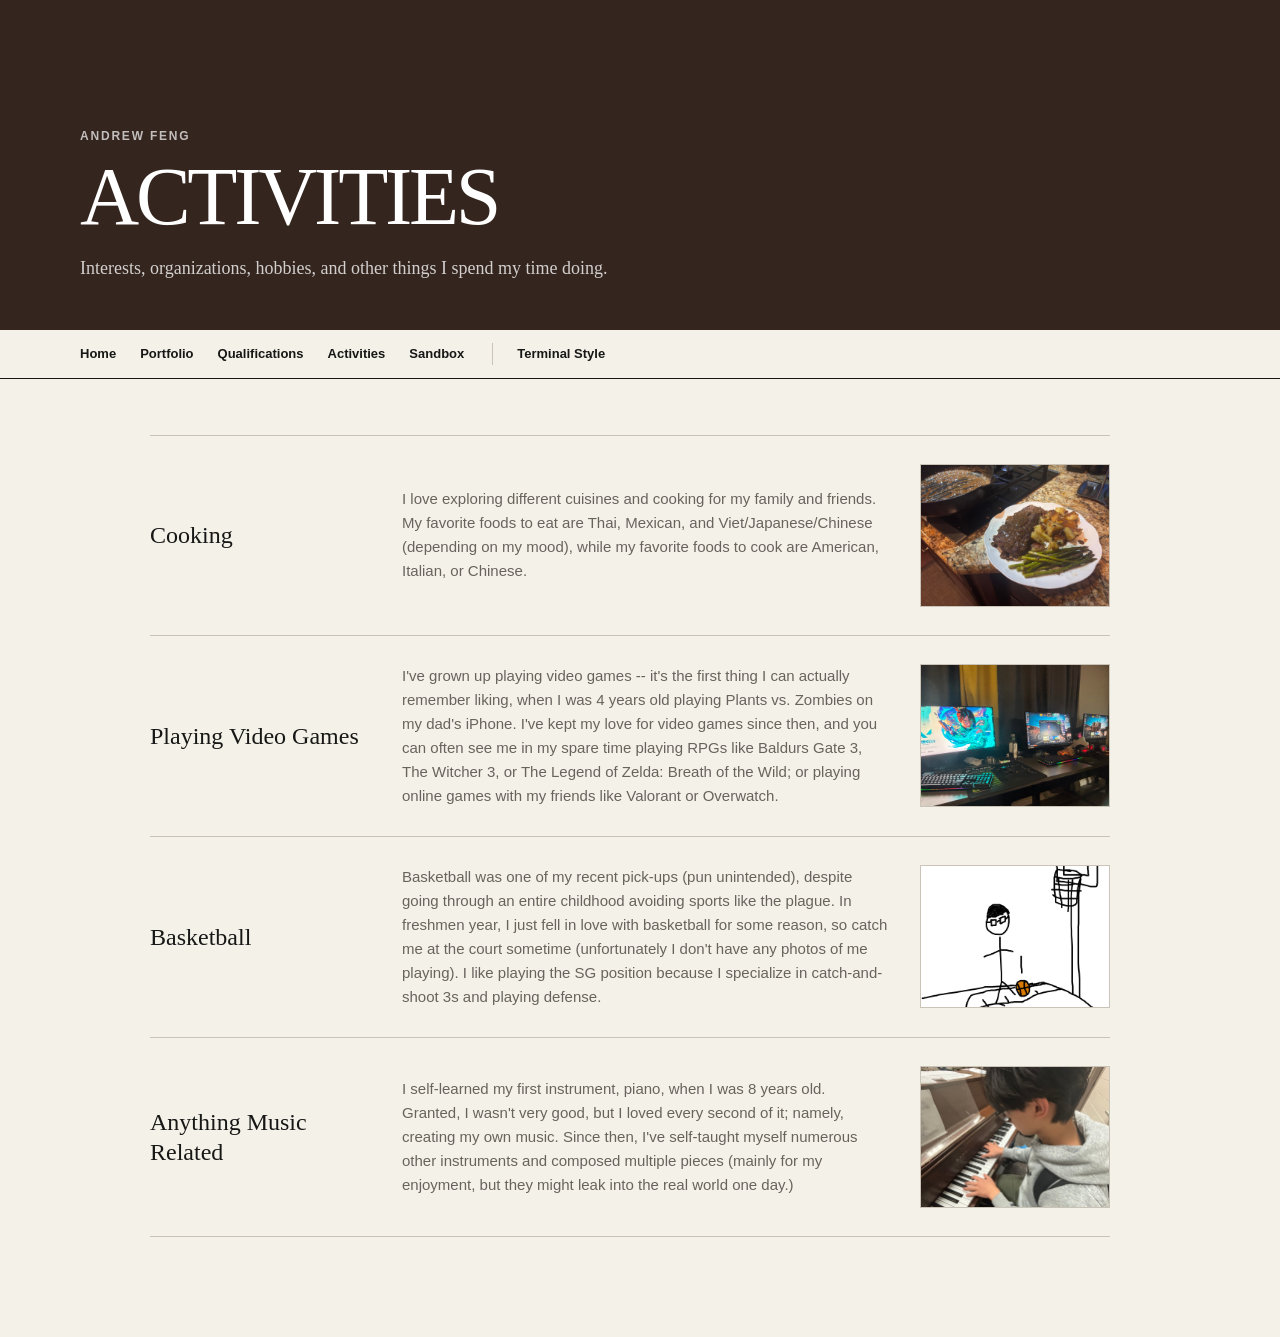
<file: activities.html>
<!DOCTYPE html>
<html lang="en">
<head>
    <meta charset="UTF-8">
    <meta name="viewport" content="width=device-width, initial-scale=1.0">
    <title>Activities</title>
    <link rel="preconnect" href="https://fonts.googleapis.com">
    <link href="https://fonts.googleapis.com/css2?family=JetBrains+Mono:wght@400;600;700&display=swap" rel="stylesheet">
    <script>
        document.write(
            '<link id="themeStylesheet" rel="stylesheet" href="' +
            (sessionStorage.getItem("site-theme") === "terminal" ? "terminal.css" : "stylesheet.css") +
            '">'
        );
    </script>
</head>

<body class="activities-page">

<header class="site-hero">
    <div class="hero-overlay">
        <p class="hero-site-name">Andrew Feng</p>
        <h1 class="hero-title page-title">ACTIVITIES</h1>
        <p class="hero-subtitle page-blurb">
            Interests, organizations, hobbies, and other things I spend my time doing.
        </p>
    </div>
</header>

<nav class="site-nav" aria-label="Primary navigation">
    <div class="site-nav-inner">
        <a href="index.html">Home</a>
        <a href="portfolio.html">Portfolio</a>
        <a href="qualifications.html">Qualifications</a>
        <a href="activities.html">Activities</a>
        <a href="sandbox.html">Sandbox</a>
        <span class="nav-spacer"></span>
        <a href="#" data-theme-toggle>Terminal Style</a>
    </div>
</nav>

<main class="page-content">

    <div class="activities-list">

        <div class="activity-item">
            <div class="activity-title">Cooking</div>

            <div class="activity-desc">
                I love exploring different cuisines and cooking for my family and friends. My favorite foods to eat are Thai, Mexican, and Viet/Japanese/Chinese (depending on my mood),
                 while my favorite foods to cook are American, Italian, or Chinese.
            </div>

            <img
                class="activity-photo professional-only"
                src="media/IMG_0157.jpg"
                alt="Activity one"
            >
        </div>

        <div class="activity-item">
            <div class="activity-title">Playing Video Games</div>

            <div class="activity-desc">
                I've grown up playing video games -- it's the first thing I can actually remember liking, when I was 4 years old playing Plants vs. Zombies on my dad's iPhone.
                 I've kept my love for video games since then, and you can often see me in my spare time playing RPGs like Baldurs Gate 3, The Witcher 3, or The Legend of Zelda: Breath of the Wild; or playing online 
                 games with my friends like Valorant or Overwatch.
            </div>

            <img
                class="activity-photo professional-only"
                src="media/IMG_3064.jpg"
                alt="Activity two"
            >
        </div>

        <div class="activity-item">
            <div class="activity-title">Basketball</div>

            <div class="activity-desc">
                Basketball was one of my recent pick-ups (pun unintended), despite going through an entire childhood avoiding sports like the plague. In freshmen year, I just fell in love
                 with basketball for some reason, so catch me at the court sometime (unfortunately I don't have any photos of me playing). I like playing the SG position because I specialize in catch-and-shoot 3s and playing defense.
            </div>

            <img
                class="activity-photo professional-only"
                src="media/basketball_cover.png"
                alt="Activity three"
            >
        </div>

        <div class="activity-item">
            <div class="activity-title">Anything Music Related</div>

            <div class="activity-desc">
                I self-learned my first instrument, piano, when I was 8 years old. Granted, I wasn't very good, but I loved every second
                 of it; namely, creating my own music. Since then, I've self-taught myself numerous other instruments and composed multiple pieces (mainly for my enjoyment, but they might leak into the real world one day.)
            </div>

            <img
                class="activity-photo professional-only"
                src="media/IMG_7494.jpg"
                alt="Activity Four"
            >
        </div>
    </div>

    <div class="main-text">
        <p>
            
        </p>
    </div>

</main>

<div id="terminalBar">
    <div id="terminalOutput"></div>

    <div class="terminal-prompt-row">
        <span class="terminal-prompt">andrew@site:~$</span>
        <input
            type="text"
            id="terminalInput"
            autocomplete="off"
            placeholder="type a page name... (help)"
        >
    </div>
</div>

<script src="site.js"></script>

</body>
</html>
</file>
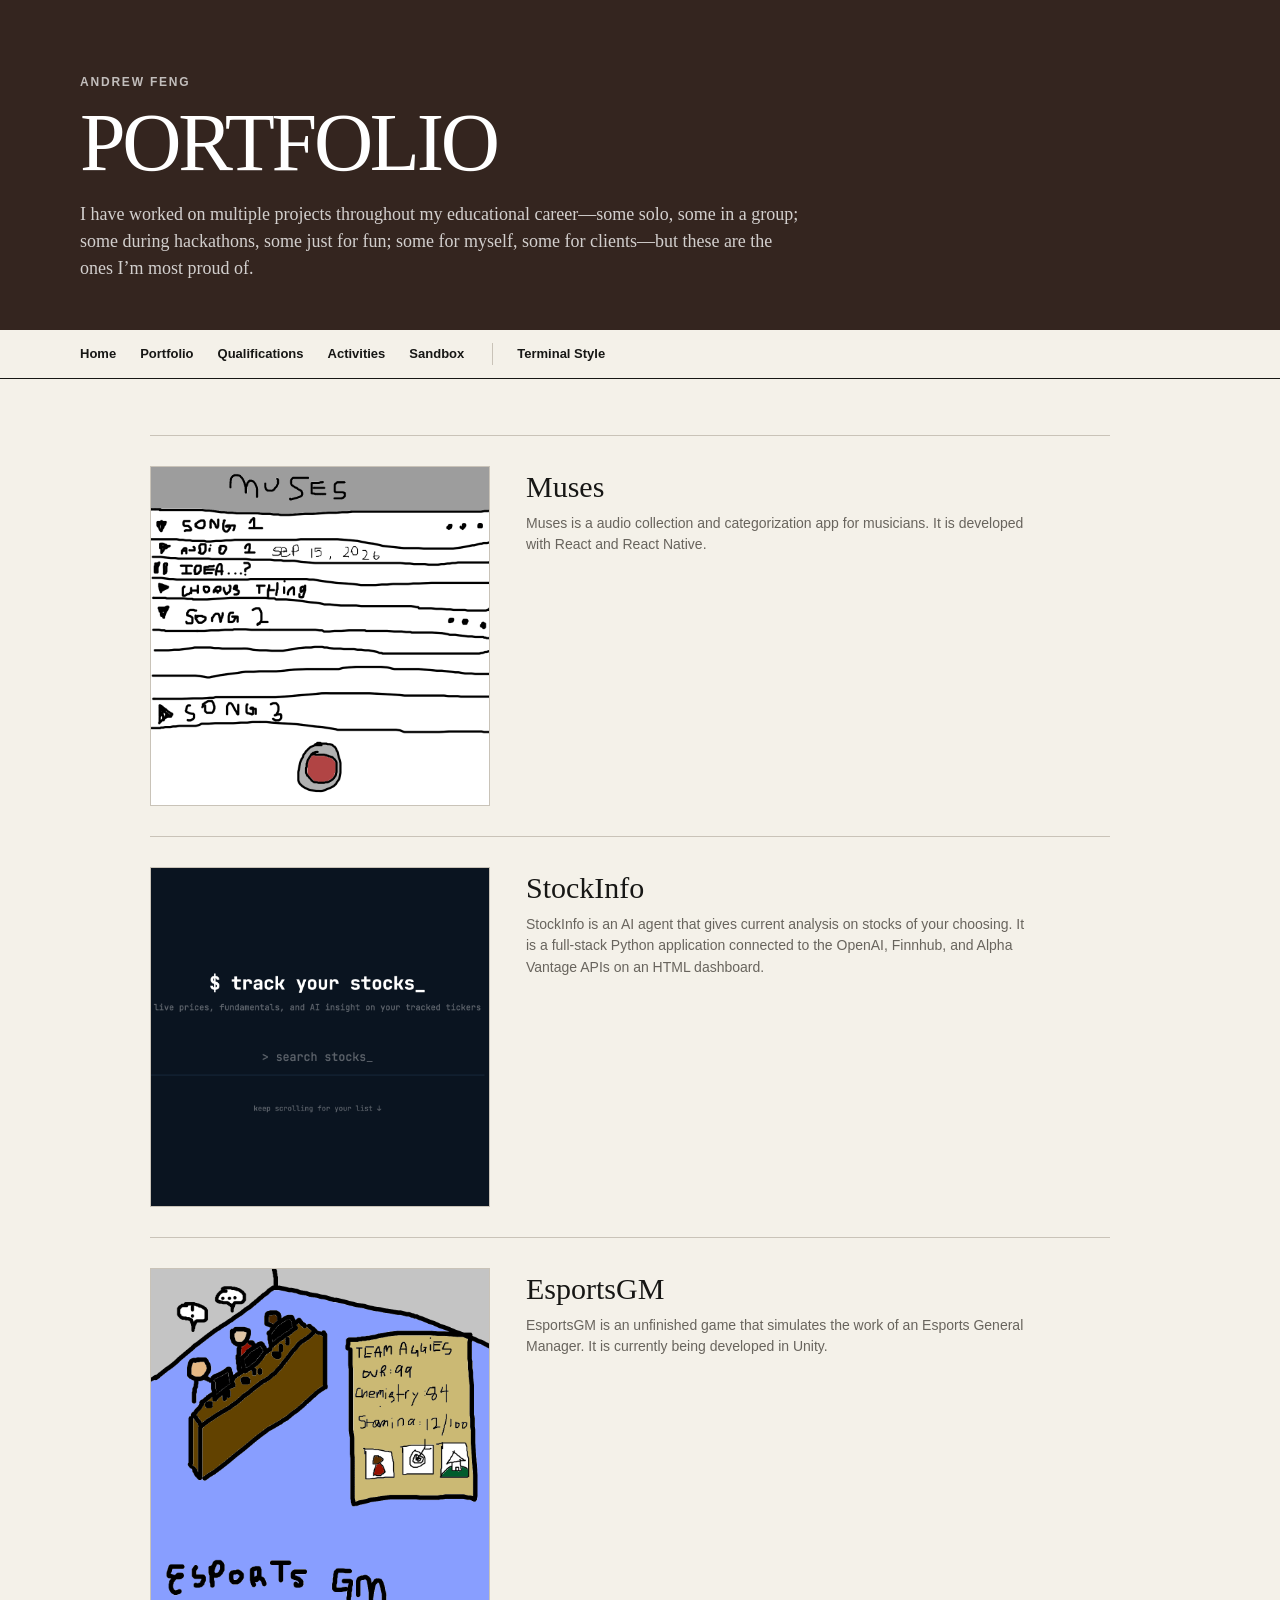
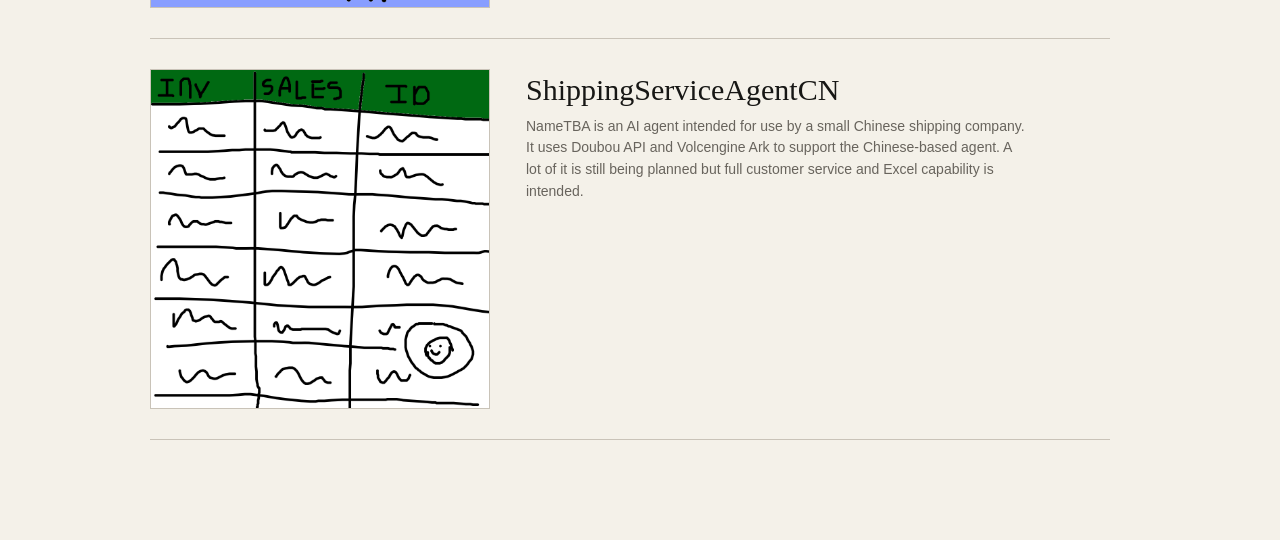
<file: portfolio.html>
<!DOCTYPE html>
<html lang="en">
<head>
    <meta charset="UTF-8">
    <meta name="viewport" content="width=device-width, initial-scale=1.0">
    <title>Portfolio</title>
    <link rel="preconnect" href="https://fonts.googleapis.com">
    <link href="https://fonts.googleapis.com/css2?family=JetBrains+Mono:wght@400;600;700&display=swap" rel="stylesheet">
    <script>
        document.write(
            '<link id="themeStylesheet" rel="stylesheet" href="' +
            (sessionStorage.getItem("site-theme") === "terminal" ? "terminal.css" : "stylesheet.css") +
            '">'
        );
    </script>
</head>

<body class="portfolio-page">

<header class="site-hero">
    <div class="hero-overlay">
        <p class="hero-site-name">Andrew Feng</p>
        <h1 class="hero-title page-title">PORTFOLIO</h1>

        <p class="hero-subtitle page-blurb">
            I have worked on multiple projects throughout my educational career—some solo,
            some in a group; some during hackathons, some just for fun; some for myself,
            some for clients—but these are the ones I’m most proud of.
        </p>
    </div>
</header>

<nav class="site-nav" aria-label="Primary navigation">
    <div class="site-nav-inner">
        <a href="index.html">Home</a>
        <a href="portfolio.html">Portfolio</a>
        <a href="qualifications.html">Qualifications</a>
        <a href="activities.html">Activities</a>
        <a href="sandbox.html">Sandbox</a>
        <span class="nav-spacer"></span>
        <a href="#" data-theme-toggle>Terminal Style</a>
    </div>
</nav>

<main class="page-content">

    <div class="portfolio-grid">

        <a class="portfolio-item" href="https://github.com/abzf0/Muses" target="_blank" rel="noopener">
            <img src="media/muses_cover.png" alt="Muses project">
            <div class="portfolio-title">Muses</div>
            <div class="portfolio-caption">
                Muses is a audio collection and categorization app for musicians. It is developed with React and React Native.
            </div>
        </a>

        <a class="portfolio-item" href="https://github.com/abzf0/StocksAIAgentEN" target="_blank" rel="noopener">
            <img src="media/Screenshot 2026-09-24 at 3.45.21 AM.png" alt="StockInfo project">
            <div class="portfolio-title">StockInfo</div>
            <div class="portfolio-caption">
                StockInfo is an AI agent that gives current analysis on stocks of your choosing. It is a full-stack Python application
                 connected to the OpenAI, Finnhub, and Alpha Vantage APIs on an HTML dashboard.
            </div>
        </a>

        <a class="portfolio-item" href="https://github.com/abzf0/eSportsGM_Java" target="_blank" rel="noopener">
            <img src="media/esports_gm_cover.png" alt="EsportsGM project">
            <div class="portfolio-title">EsportsGM</div>
            <div class="portfolio-caption">
                EsportsGM is an unfinished game that simulates the work of an Esports General Manager. It is currently being developed in Unity.
            </div>
        </a>

        <a class="portfolio-item" href="https://github.com/abzf0/ShippingServiceAIAgentCN" target="_blank" rel="noopener">
            <img src="media/ssacn_cover.png" alt="ShippingServiceAgentCN project">
            <div class="portfolio-title">ShippingServiceAgentCN</div>
            <div class="portfolio-caption">
                NameTBA is an AI agent intended for use by a small Chinese shipping company. It uses Doubou API and Volcengine Ark to support 
                the Chinese-based agent. A lot of it is still being planned but full customer service and Excel capability is intended.
            </div>
        </a>

    </div>

</main>

<div id="terminalBar">
    <div id="terminalOutput"></div>

    <div class="terminal-prompt-row">
        <span class="terminal-prompt">andrew@site:~$</span>
        <input
            type="text"
            id="terminalInput"
            autocomplete="off"
            placeholder="type a page name... (help)"
        >
    </div>
</div>

<script src="site.js"></script>

</body>
</html>
</file>
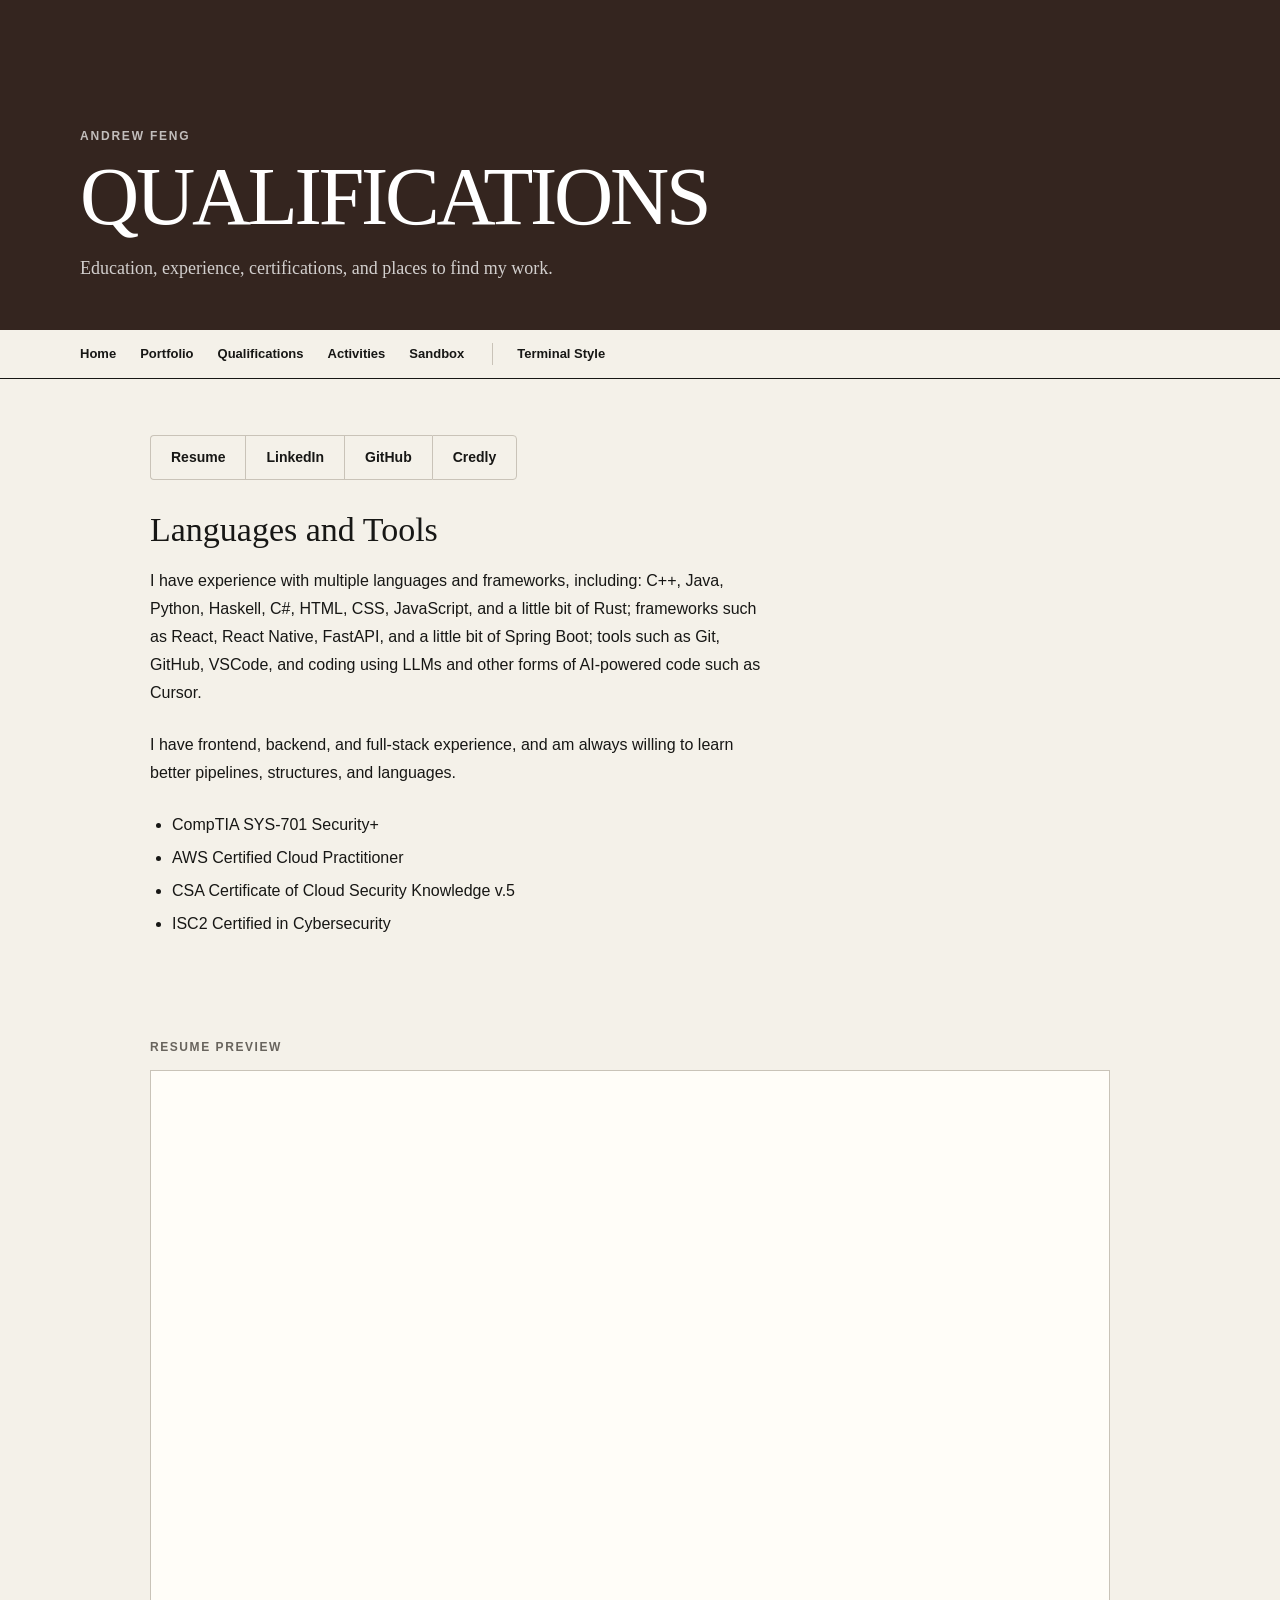
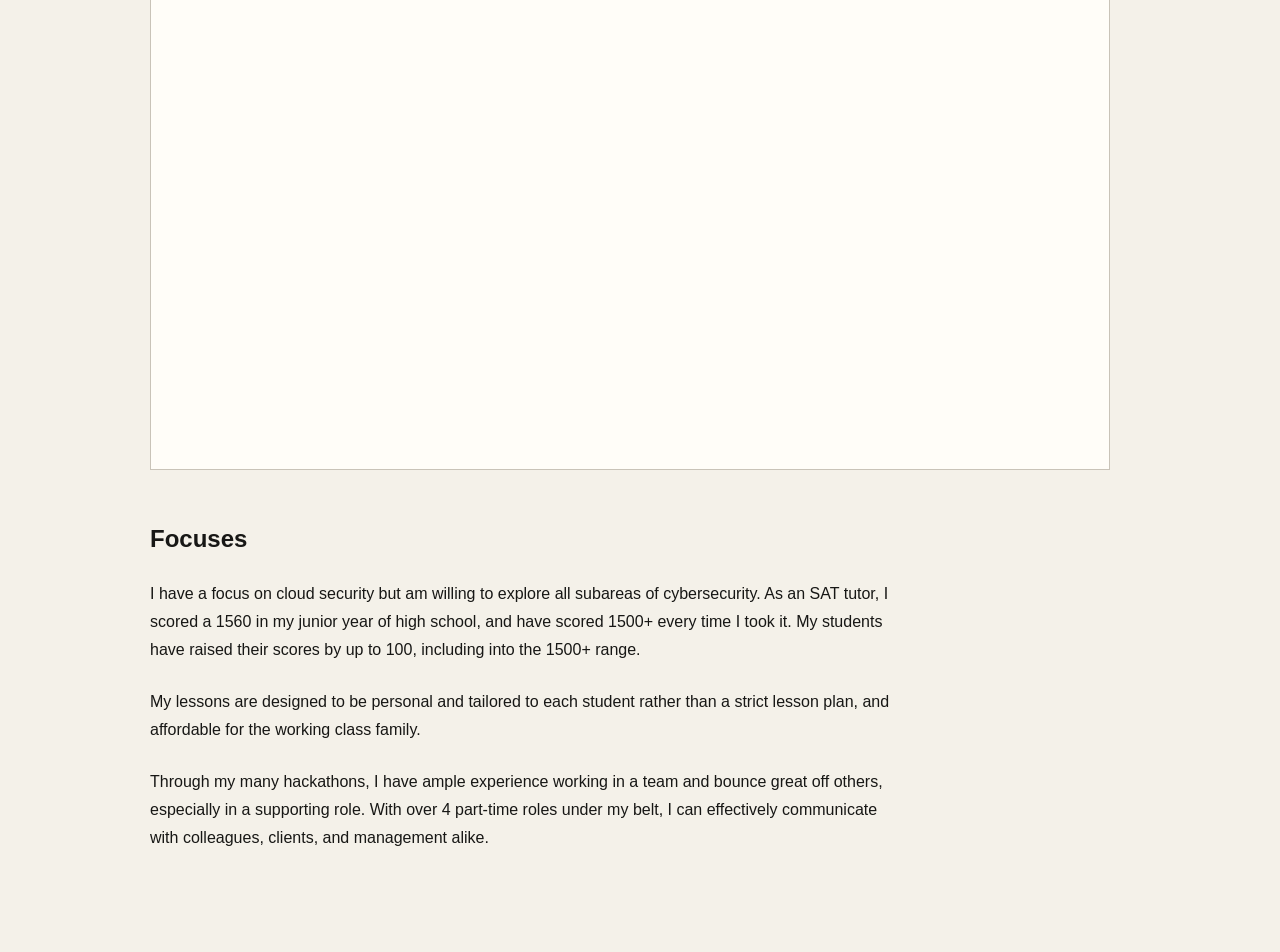
<file: qualifications.html>
<!DOCTYPE html>
<html lang="en">
<head>
    <meta charset="UTF-8">
    <meta name="viewport" content="width=device-width, initial-scale=1.0">
    <title>Qualifications</title>
    <link rel="preconnect" href="https://fonts.googleapis.com">
    <link href="https://fonts.googleapis.com/css2?family=JetBrains+Mono:wght@400;600;700&display=swap" rel="stylesheet">
    <script>
        document.write(
            '<link id="themeStylesheet" rel="stylesheet" href="' +
            (sessionStorage.getItem("site-theme") === "terminal" ? "terminal.css" : "stylesheet.css") +
            '">'
        );
    </script>
</head>

<body class="qualifications-page">

<header class="site-hero">
    <div class="hero-overlay">
        <p class="hero-site-name">Andrew Feng</p>
        <h1 class="hero-title page-title">QUALIFICATIONS</h1>
        <p class="hero-subtitle">
            Education, experience, certifications, and places to find my work.
        </p>
    </div>
</header>

<nav class="site-nav" aria-label="Primary navigation">
    <div class="site-nav-inner">
        <a href="index.html">Home</a>
        <a href="portfolio.html">Portfolio</a>
        <a href="qualifications.html">Qualifications</a>
        <a href="activities.html">Activities</a>
        <a href="sandbox.html">Sandbox</a>
        <span class="nav-spacer"></span>
        <a href="#" data-theme-toggle>Terminal Style</a>
    </div>
</nav>

<main class="page-content">

    <section class="content-split">

        <div class="split-text">

            <div class="quals-list">
                <a href="https://drive.google.com/file/d/11yEbGrqlsdtPtfD3InU0f2xGxQGNXx_-/view" target="_blank" rel="noopener">Resume</a>
                <a href="https://www.linkedin.com/in/andr-feng" target="_blank" rel="noopener">LinkedIn</a>
                <a href="https://www.github.com/abzf0" target="_blank" rel="noopener">GitHub</a>
                <a href="https://www.credly.com/users/andrew-b-feng" target="_blank" rel="noopener">Credly</a>
            </div>

            <div class="main-text">
                <h2>Languages and Tools</h2>
                <p>
                    I have experience with multiple languages and frameworks, including:
                    C++, Java, Python, Haskell, C#, HTML, CSS, JavaScript, and a little bit
                    of Rust; frameworks such as React, React Native, FastAPI, and a little
                    bit of Spring Boot; tools such as Git, GitHub, VSCode, and coding using
                    LLMs and other forms of AI-powered code such as Cursor.
                </p>

                <p>
                    I have frontend, backend, and full-stack experience, and am always
                    willing to learn better pipelines, structures, and languages.
                </p>

                <ul>
                    <li>CompTIA SYS-701 Security+</li>
                    <li>AWS Certified Cloud Practitioner</li>
                    <li>CSA Certificate of Cloud Security Knowledge v.5</li>
                    <li>ISC2 Certified in Cybersecurity</li>
                </ul>

            </div>

        </div>

    </section>

    <div class="resume-embed">
        <h3>Resume Preview</h3>
        <iframe
            class="resume-iframe"
            src="https://drive.google.com/file/d/11yEbGrqlsdtPtfD3InU0f2xGxQGNXx_-/preview"
            title="Andrew Feng Resume"
            allow="autoplay"
        >
            Your browser doesn't support embedded PDFs.
            <a href="https://drive.google.com/file/d/11yEbGrqlsdtPtfD3InU0f2xGxQGNXx_-/view" target="_blank" rel="noopener">Download the resume instead.</a>
        </iframe>
    </div>

    <div class="main-text">

        <p>
            <h2>Focuses</h2>
            
            I have a focus on cloud security but am willing to explore all subareas of cybersecurity.
            As an SAT tutor, I scored a 1560 in my junior year of high school, and have scored
            1500+ every time I took it. My students have raised their scores by up to 100,
            including into the 1500+ range.
        </p>

        <p>
            My lessons are designed to be personal and tailored to each student rather than
            a strict lesson plan, and affordable for the working class family.
        </p>

        <p>
            Through my many hackathons, I have ample experience working in a team and bounce
            great off others, especially in a supporting role. With over 4 part-time roles
            under my belt, I can effectively communicate with colleagues, clients, and management alike.
        </p>

    </div>

</main>

<div id="terminalBar">
    <div id="terminalOutput"></div>

    <div class="terminal-prompt-row">
        <span class="terminal-prompt">andrew@site:~$</span>
        <input
            type="text"
            id="terminalInput"
            autocomplete="off"
            placeholder="type a page name... (help)"
        >
    </div>
</div>

<script src="site.js"></script>

</body>
</html>
</file>
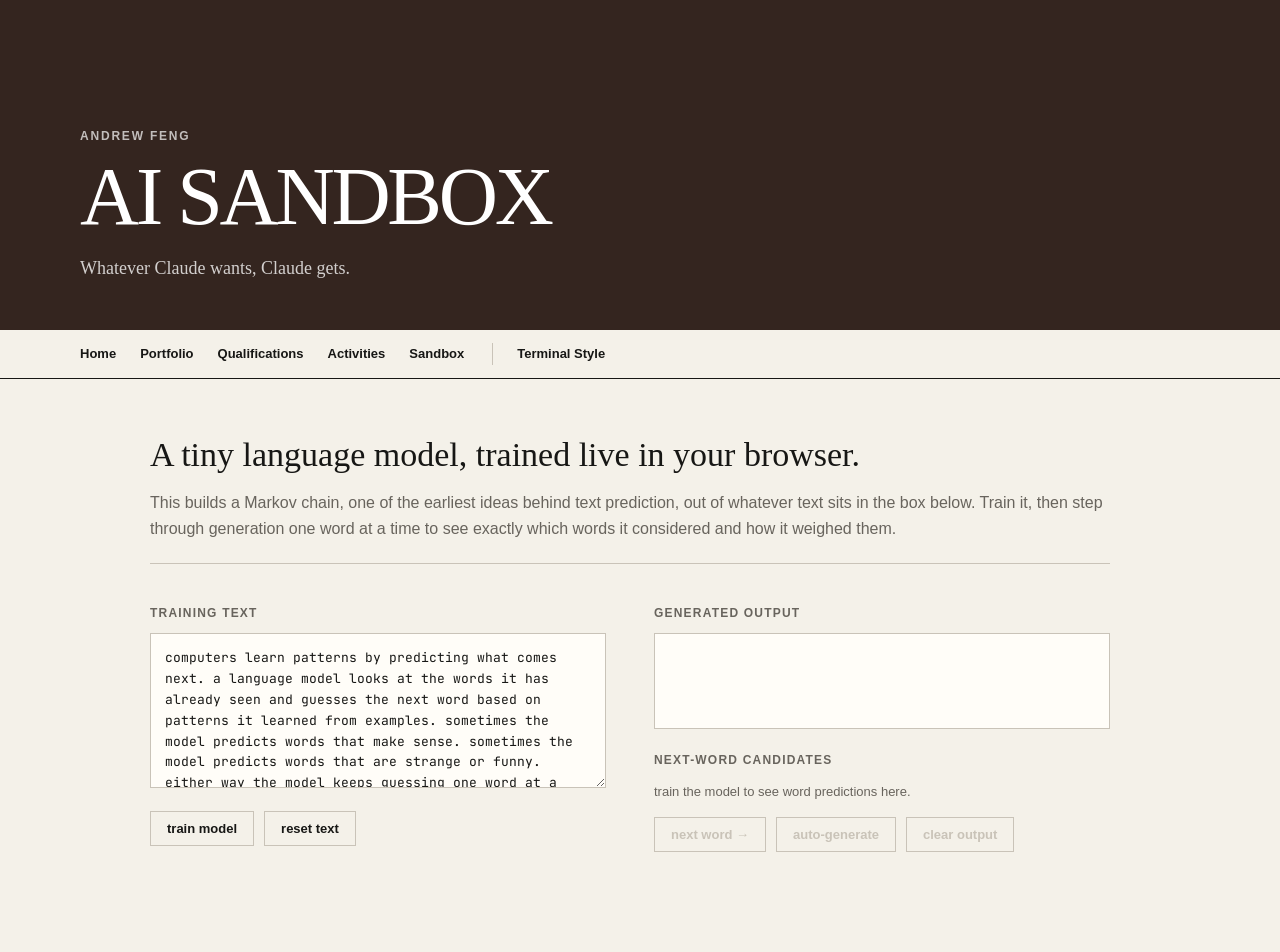
<file: sandbox.html>
<!DOCTYPE html>
<html lang="en">
<head>
    <meta charset="UTF-8">
    <meta name="viewport" content="width=device-width, initial-scale=1.0">
    <title>AI Sandbox</title>
    <link rel="preconnect" href="https://fonts.googleapis.com">
    <link href="https://fonts.googleapis.com/css2?family=JetBrains+Mono:wght@400;600;700&display=swap" rel="stylesheet">
    <script>
        document.write(
            '<link id="themeStylesheet" rel="stylesheet" href="' +
            (sessionStorage.getItem("site-theme") === "terminal" ? "terminal.css" : "stylesheet.css") +
            '">'
        );
    </script>
</head>

<body class="sandbox-page">

<header class="site-hero">
    <div class="hero-overlay">
        <p class="hero-site-name">Andrew Feng</p>
        <h1 class="hero-title page-title">AI SANDBOX</h1>
        <p class="hero-subtitle">
            Whatever Claude wants, Claude gets.
        </p>
    </div>
</header>

<nav class="site-nav" aria-label="Primary navigation">
    <div class="site-nav-inner">
        <a href="index.html">Home</a>
        <a href="portfolio.html">Portfolio</a>
        <a href="qualifications.html">Qualifications</a>
        <a href="activities.html">Activities</a>
        <a href="sandbox.html">Sandbox</a>
        <span class="nav-spacer"></span>
        <a href="#" data-theme-toggle>Terminal Style</a>
    </div>
</nav>

<main class="page-content">

    <section id="main-body">
        <div class="split-text">
            <h2>A tiny language model, trained live in your browser.</h2>

            <p>
                This builds a Markov chain, one of the earliest ideas behind text
                prediction, out of whatever text sits in the box below. Train it,
                then step through generation one word at a time to see exactly
                which words it considered and how it weighed them.
            </p>
        </div>
    </section>

    <section class="lab" id="markov-lab">

        <div class="lab-panel">
            <label class="lab-label" for="labCorpus">training text</label>
            <textarea id="labCorpus" class="lab-textarea" rows="6"></textarea>

            <div class="lab-buttons">
                <button type="button" id="labTrain">train model</button>
                <button type="button" id="labReset">reset text</button>
            </div>
        </div>

        <div class="lab-panel">
            <div class="lab-output-row">
                <label class="lab-label">generated output</label>
                <div class="lab-output" id="labOutput"></div>
            </div>

            <label class="lab-label">next-word candidates</label>
            <div class="lab-candidates" id="labCandidates">
                <p class="lab-empty">train the model to see word predictions here.</p>
            </div>

            <div class="lab-buttons">
                <button type="button" id="labStep" disabled>next word &rarr;</button>
                <button type="button" id="labAuto" disabled>auto-generate</button>
                <button type="button" id="labClear" disabled>clear output</button>
            </div>
        </div>

    </section>

</main>

<div id="terminalBar">
    <div id="terminalOutput"></div>

    <div class="terminal-prompt-row">
        <span class="terminal-prompt">andrew@site:~$</span>
        <input
            type="text"
            id="terminalInput"
            autocomplete="off"
            placeholder="type a page name... (help)"
        >
    </div>
</div>

<script src="site.js"></script>
<script src="sandbox.js"></script>

</body>
</html>
</file>
